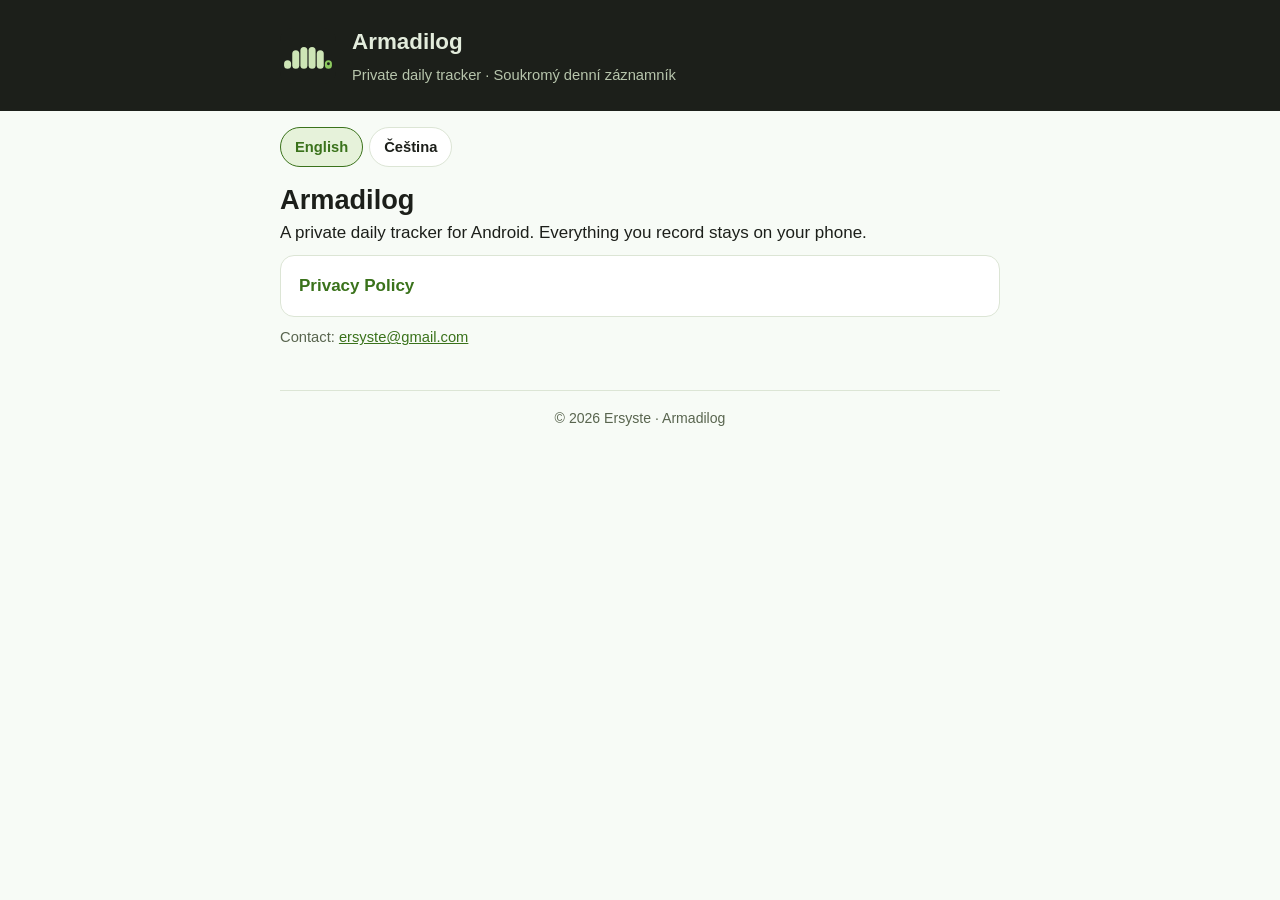
<file: index.html>
<!DOCTYPE html>
<!-- Generated by tool/gen_legal_site.dart from lib/src/features/settings/legal/privacy_policy.dart. Do not edit. -->
<html lang="en">
<head>
  <meta charset="utf-8" />
  <meta name="viewport" content="width=device-width, initial-scale=1" />
  <title>Armadilog</title>
  <link rel="icon" href="favicon.svg" type="image/svg+xml" />
  <link rel="stylesheet" href="styles.css" />
</head>
<body>
  <header class="site">
    <img class="mark" src="favicon.svg" alt="" />
    <div>
      <p class="app">Armadilog</p>
      <p class="tag">Private daily tracker · Soukromý denní záznamník</p>
    </div>
  </header>
  <main class="wrap">
    <nav class="lang">
      <span class="langswitch" data-langswitch hidden>
        <button type="button" data-lang="en" aria-pressed="true">English</button>
        <button type="button" data-lang="cs" aria-pressed="false">Čeština</button>
      </span>
    </nav>
    <section lang="en" data-lang-doc="en">
      <h1>Armadilog</h1>
      <p>A private daily tracker for Android. Everything you record stays on your phone.</p>
      <p><a class="block" href="privacy/">Privacy Policy</a></p>
      <p class="meta">Contact: <a href="mailto:ersyste@gmail.com">ersyste@gmail.com</a></p>
    </section>
    <hr class="lang-sep" data-lang-sep />
    <section lang="cs" data-lang-doc="cs">
      <h1>Armadilog</h1>
      <p>Soukromý denní záznamník pro Android. Všechno, co zaznamenáte, zůstává ve vašem telefonu.</p>
      <p><a class="block" href="privacy/#cs">Zásady ochrany osobních údajů</a></p>
      <p class="meta">Kontakt: <a href="mailto:ersyste@gmail.com">ersyste@gmail.com</a></p>
    </section>
    <footer>© 2026 Ersyste · Armadilog</footer>
  </main>
  <script src="lang.js"></script>
</body>
</html>
</file>
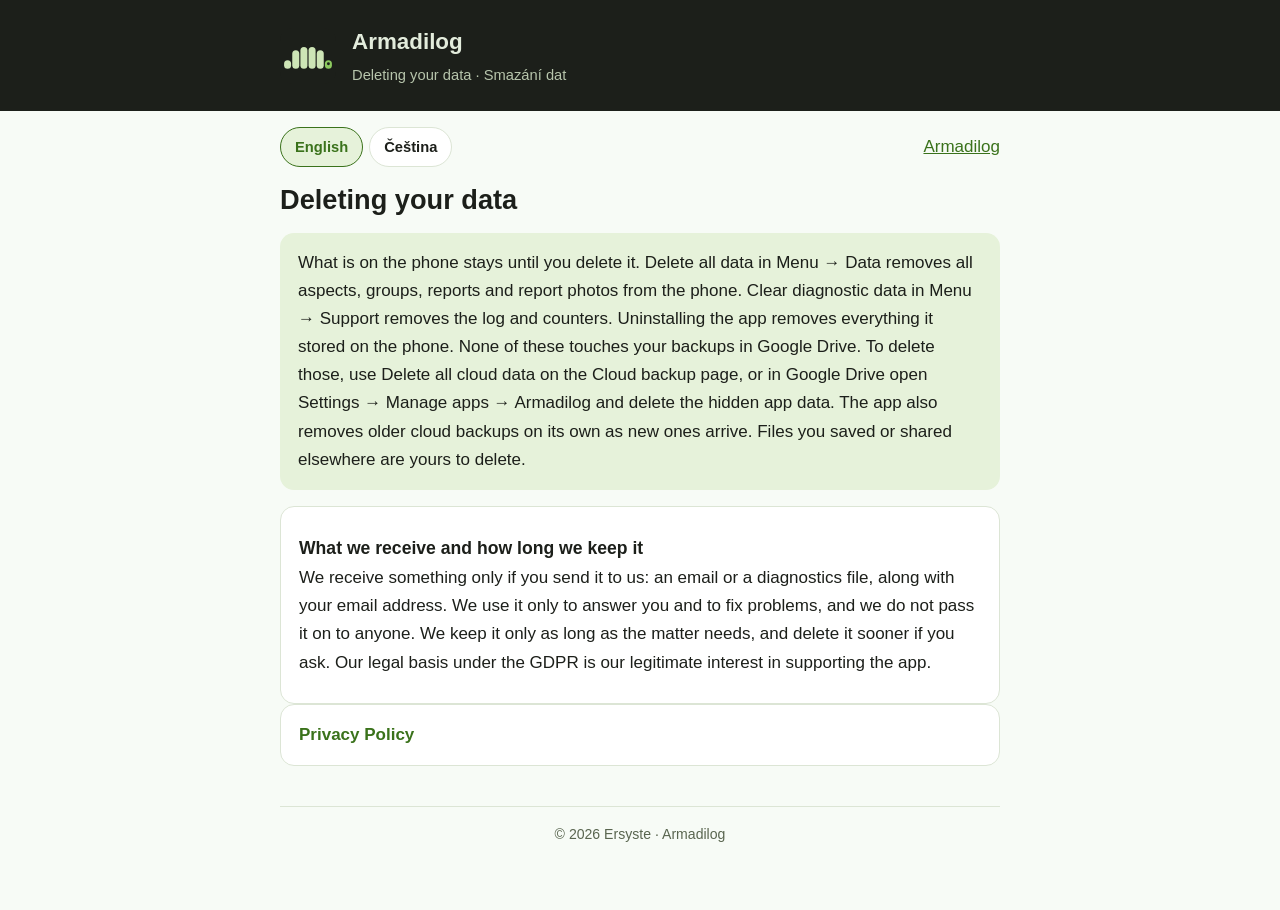
<file: delete-data/index.html>
<!DOCTYPE html>
<!-- Generated by tool/gen_legal_site.dart from lib/src/features/settings/legal/privacy_policy.dart. Do not edit. -->
<html lang="en">
<head>
  <meta charset="utf-8" />
  <meta name="viewport" content="width=device-width, initial-scale=1" />
  <title>Deleting your data · Armadilog</title>
  <link rel="icon" href="../favicon.svg" type="image/svg+xml" />
  <link rel="stylesheet" href="../styles.css" />
</head>
<body>
  <header class="site">
    <img class="mark" src="../favicon.svg" alt="" />
    <div>
      <p class="app">Armadilog</p>
      <p class="tag">Deleting your data · Smazání dat</p>
    </div>
  </header>
  <main class="wrap">
    <nav class="lang">
      <span class="langswitch" data-langswitch hidden>
        <button type="button" data-lang="en" aria-pressed="true">English</button>
        <button type="button" data-lang="cs" aria-pressed="false">Čeština</button>
      </span>
      <a href="../">Armadilog</a>
    </nav>
    <section id="en" lang="en" data-lang-doc="en">
      <h1>Deleting your data</h1>
      <div class="summary">
        <p>What is on the phone stays until you delete it. Delete all data in Menu → Data removes all aspects, groups, reports and report photos from the phone. Clear diagnostic data in Menu → Support removes the log and counters. Uninstalling the app removes everything it stored on the phone. None of these touches your backups in Google Drive. To delete those, use Delete all cloud data on the Cloud backup page, or in Google Drive open Settings → Manage apps → Armadilog and delete the hidden app data. The app also removes older cloud backups on its own as new ones arrive. Files you saved or shared elsewhere are yours to delete.</p>
      </div>
      <div class="card">
        <h2>What we receive and how long we keep it</h2>
        <p>We receive something only if you send it to us: an email or a diagnostics file, along with your email address. We use it only to answer you and to fix problems, and we do not pass it on to anyone. We keep it only as long as the matter needs, and delete it sooner if you ask. Our legal basis under the GDPR is our legitimate interest in supporting the app.</p>
      </div>
      <p><a class="block" href="../privacy/">Privacy Policy</a></p>
    </section>
    <hr class="lang-sep" data-lang-sep />
    <section id="cs" lang="cs" data-lang-doc="cs">
      <h1>Smazání dat</h1>
      <div class="summary">
        <p>Co je v telefonu, zůstává, dokud to nesmažete. Smazat všechna data v Menu → Data odstraní z telefonu všechny aspekty, skupiny, reporty a fotky z reportů. Vymazat diagnostická data v Menu → Podpora odstraní log a počítadla. Odinstalace aplikace odstraní všechno, co v telefonu uložila. Nic z toho se nedotkne vašich záloh v Google Drive. Ty smažete tlačítkem Smazat všechna data v cloudu na stránce Cloud záloha, nebo v Google Drive v Nastavení → Správa aplikací → Armadilog, kde smažete skrytá data aplikace. Starší cloud zálohy aplikace odstraňuje také sama, jak přibývají nové. Soubory, které jste uložili nebo nasdíleli jinam, si mažete sami.</p>
      </div>
      <div class="card">
        <h2>Co dostáváme a jak dlouho to držíme</h2>
        <p>Něco k nám dorazí, jen když to sami pošlete: e-mail nebo diagnostický soubor, spolu s vaší e-mailovou adresou. Používáme to jen k tomu, abychom vám odpověděli a opravili chyby, a nikomu to nepředáváme. Držíme to jen po dobu, kterou věc vyžaduje, a na požádání to smažeme dřív. Právním základem podle GDPR je náš oprávněný zájem na podpoře aplikace.</p>
      </div>
      <p><a class="block" href="../privacy/#cs">Zásady ochrany osobních údajů</a></p>
    </section>
    <footer>© 2026 Ersyste · Armadilog</footer>
  </main>
  <script src="../lang.js"></script>
</body>
</html>
</file>
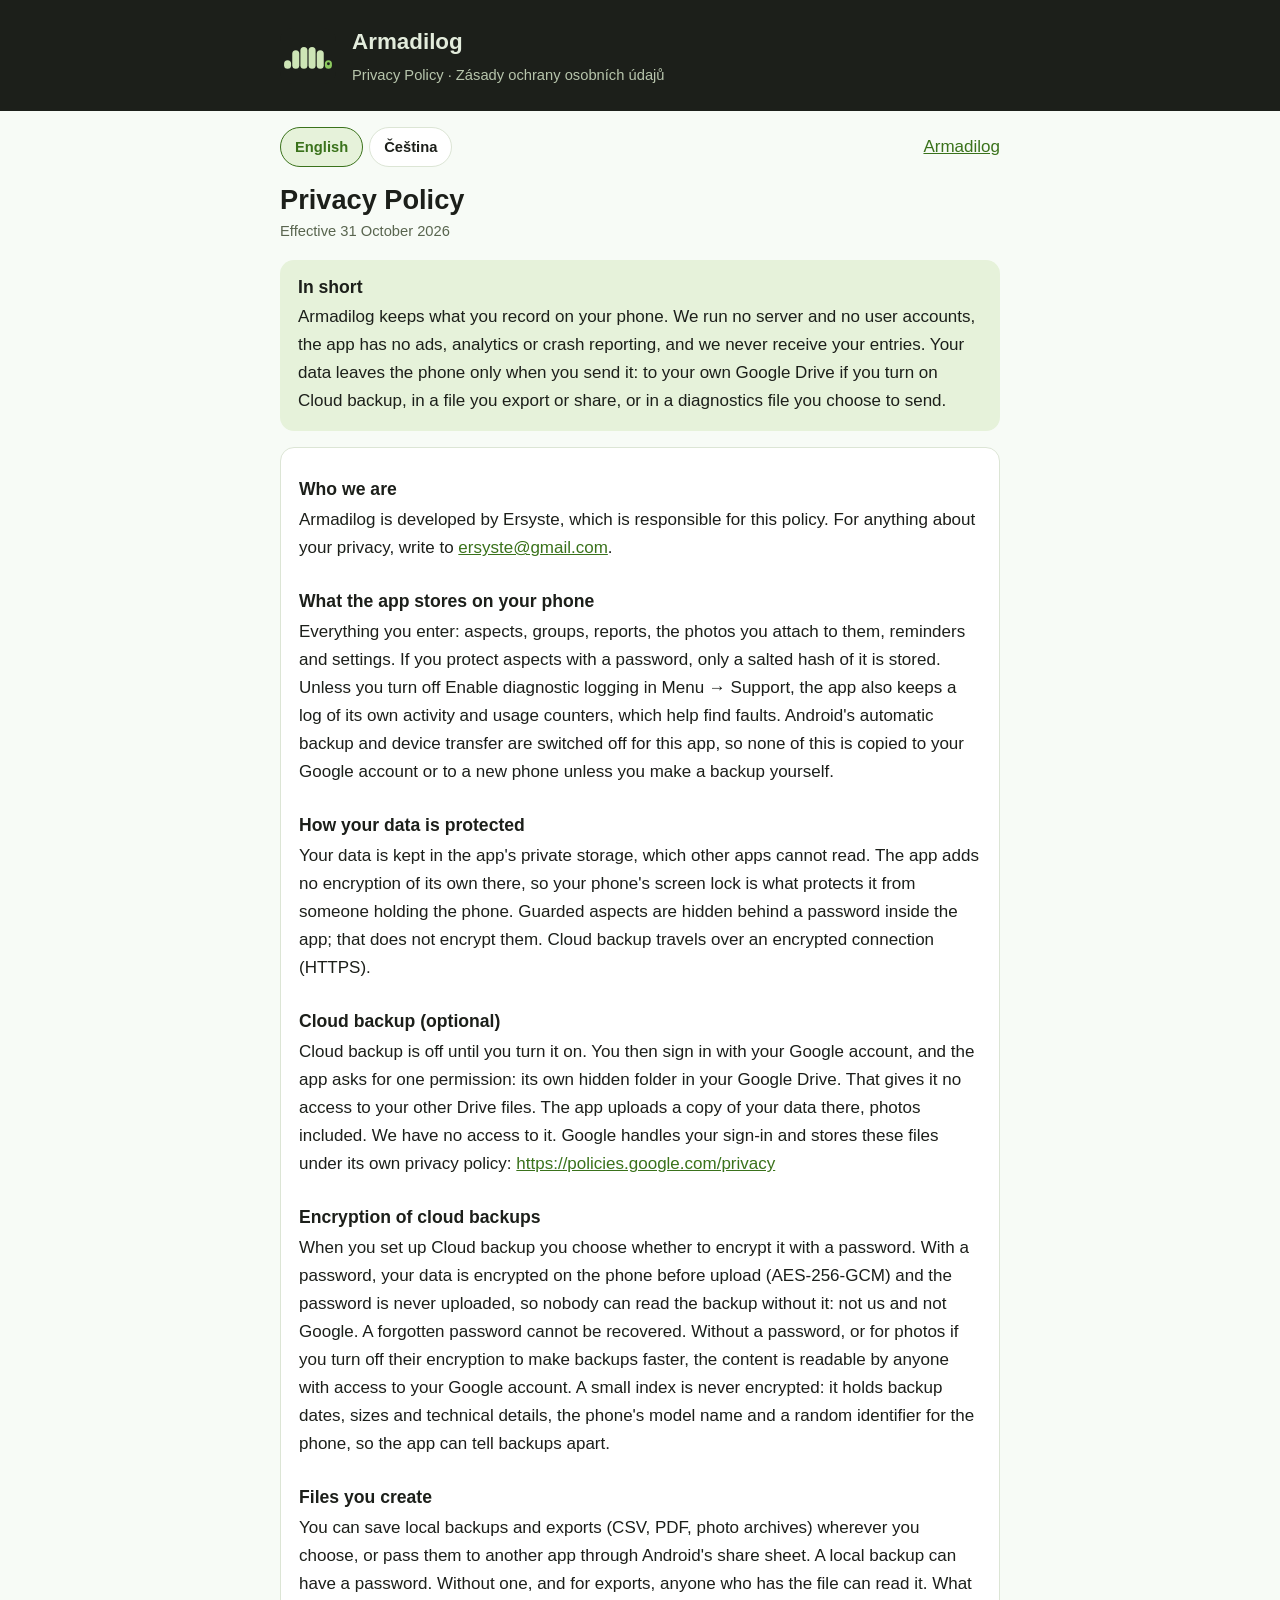
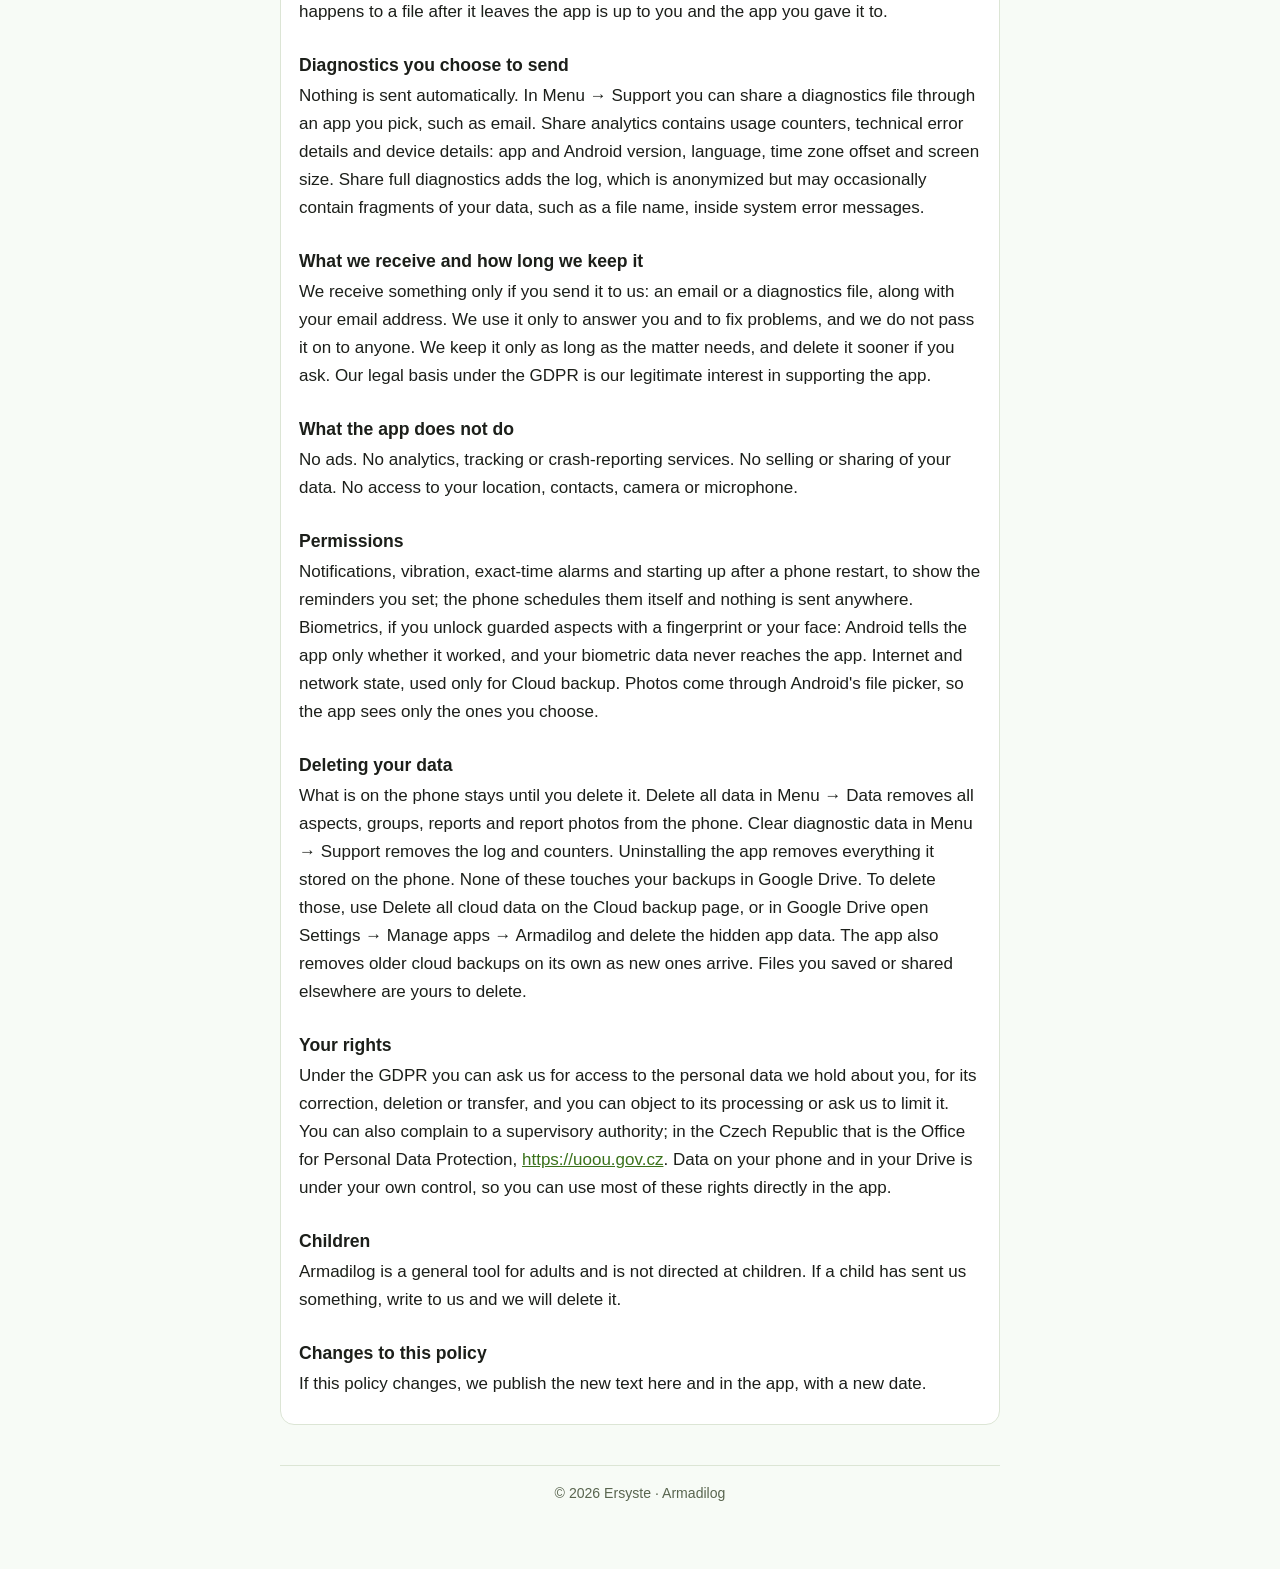
<file: privacy/index.html>
<!DOCTYPE html>
<!-- Generated by tool/gen_legal_site.dart from lib/src/features/settings/legal/privacy_policy.dart. Do not edit. -->
<html lang="en">
<head>
  <meta charset="utf-8" />
  <meta name="viewport" content="width=device-width, initial-scale=1" />
  <title>Privacy Policy · Armadilog</title>
  <link rel="icon" href="../favicon.svg" type="image/svg+xml" />
  <link rel="stylesheet" href="../styles.css" />
</head>
<body>
  <header class="site">
    <img class="mark" src="../favicon.svg" alt="" />
    <div>
      <p class="app">Armadilog</p>
      <p class="tag">Privacy Policy · Zásady ochrany osobních údajů</p>
    </div>
  </header>
  <main class="wrap">
    <nav class="lang">
      <span class="langswitch" data-langswitch hidden>
        <button type="button" data-lang="en" aria-pressed="true">English</button>
        <button type="button" data-lang="cs" aria-pressed="false">Čeština</button>
      </span>
      <a href="../">Armadilog</a>
    </nav>
    <section id="en" lang="en" data-lang-doc="en">
      <h1>Privacy Policy</h1>
      <p class="meta">Effective 31 October 2026</p>
      <div class="summary">
        <h2>In short</h2>
        <p>Armadilog keeps what you record on your phone. We run no server and no user accounts, the app has no ads, analytics or crash reporting, and we never receive your entries. Your data leaves the phone only when you send it: to your own Google Drive if you turn on Cloud backup, in a file you export or share, or in a diagnostics file you choose to send.</p>
      </div>
      <div class="card">
        <h2>Who we are</h2>
        <p>Armadilog is developed by Ersyste, which is responsible for this policy. For anything about your privacy, write to <a href="mailto:ersyste@gmail.com">ersyste@gmail.com</a>.</p>
        <h2>What the app stores on your phone</h2>
        <p>Everything you enter: aspects, groups, reports, the photos you attach to them, reminders and settings. If you protect aspects with a password, only a salted hash of it is stored. Unless you turn off Enable diagnostic logging in Menu → Support, the app also keeps a log of its own activity and usage counters, which help find faults. Android's automatic backup and device transfer are switched off for this app, so none of this is copied to your Google account or to a new phone unless you make a backup yourself.</p>
        <h2>How your data is protected</h2>
        <p>Your data is kept in the app's private storage, which other apps cannot read. The app adds no encryption of its own there, so your phone's screen lock is what protects it from someone holding the phone. Guarded aspects are hidden behind a password inside the app; that does not encrypt them. Cloud backup travels over an encrypted connection (HTTPS).</p>
        <h2>Cloud backup (optional)</h2>
        <p>Cloud backup is off until you turn it on. You then sign in with your Google account, and the app asks for one permission: its own hidden folder in your Google Drive. That gives it no access to your other Drive files. The app uploads a copy of your data there, photos included. We have no access to it. Google handles your sign-in and stores these files under its own privacy policy: <a href="https://policies.google.com/privacy">https://policies.google.com/privacy</a></p>
        <h2>Encryption of cloud backups</h2>
        <p>When you set up Cloud backup you choose whether to encrypt it with a password. With a password, your data is encrypted on the phone before upload (AES-256-GCM) and the password is never uploaded, so nobody can read the backup without it: not us and not Google. A forgotten password cannot be recovered. Without a password, or for photos if you turn off their encryption to make backups faster, the content is readable by anyone with access to your Google account. A small index is never encrypted: it holds backup dates, sizes and technical details, the phone's model name and a random identifier for the phone, so the app can tell backups apart.</p>
        <h2>Files you create</h2>
        <p>You can save local backups and exports (CSV, PDF, photo archives) wherever you choose, or pass them to another app through Android's share sheet. A local backup can have a password. Without one, and for exports, anyone who has the file can read it. What happens to a file after it leaves the app is up to you and the app you gave it to.</p>
        <h2>Diagnostics you choose to send</h2>
        <p>Nothing is sent automatically. In Menu → Support you can share a diagnostics file through an app you pick, such as email. Share analytics contains usage counters, technical error details and device details: app and Android version, language, time zone offset and screen size. Share full diagnostics adds the log, which is anonymized but may occasionally contain fragments of your data, such as a file name, inside system error messages.</p>
        <h2>What we receive and how long we keep it</h2>
        <p>We receive something only if you send it to us: an email or a diagnostics file, along with your email address. We use it only to answer you and to fix problems, and we do not pass it on to anyone. We keep it only as long as the matter needs, and delete it sooner if you ask. Our legal basis under the GDPR is our legitimate interest in supporting the app.</p>
        <h2>What the app does not do</h2>
        <p>No ads. No analytics, tracking or crash-reporting services. No selling or sharing of your data. No access to your location, contacts, camera or microphone.</p>
        <h2>Permissions</h2>
        <p>Notifications, vibration, exact-time alarms and starting up after a phone restart, to show the reminders you set; the phone schedules them itself and nothing is sent anywhere. Biometrics, if you unlock guarded aspects with a fingerprint or your face: Android tells the app only whether it worked, and your biometric data never reaches the app. Internet and network state, used only for Cloud backup. Photos come through Android's file picker, so the app sees only the ones you choose.</p>
        <h2>Deleting your data</h2>
        <p>What is on the phone stays until you delete it. Delete all data in Menu → Data removes all aspects, groups, reports and report photos from the phone. Clear diagnostic data in Menu → Support removes the log and counters. Uninstalling the app removes everything it stored on the phone. None of these touches your backups in Google Drive. To delete those, use Delete all cloud data on the Cloud backup page, or in Google Drive open Settings → Manage apps → Armadilog and delete the hidden app data. The app also removes older cloud backups on its own as new ones arrive. Files you saved or shared elsewhere are yours to delete.</p>
        <h2>Your rights</h2>
        <p>Under the GDPR you can ask us for access to the personal data we hold about you, for its correction, deletion or transfer, and you can object to its processing or ask us to limit it. You can also complain to a supervisory authority; in the Czech Republic that is the Office for Personal Data Protection, <a href="https://uoou.gov.cz">https://uoou.gov.cz</a>. Data on your phone and in your Drive is under your own control, so you can use most of these rights directly in the app.</p>
        <h2>Children</h2>
        <p>Armadilog is a general tool for adults and is not directed at children. If a child has sent us something, write to us and we will delete it.</p>
        <h2>Changes to this policy</h2>
        <p>If this policy changes, we publish the new text here and in the app, with a new date.</p>
      </div>
    </section>
    <hr class="lang-sep" data-lang-sep />
    <section id="cs" lang="cs" data-lang-doc="cs">
      <h1>Zásady ochrany osobních údajů</h1>
      <p class="meta">Platné od 31. 10. 2026</p>
      <div class="summary">
        <h2>Stručně</h2>
        <p>Armadilog ukládá to, co zaznamenáte, do vašeho telefonu. Neprovozujeme žádný server ani uživatelské účty, aplikace nemá reklamy, analytiku ani hlášení pádů a vaše záznamy k nám nikdy nedorazí. Vaše data opouštějí telefon, jen když je sami pošlete: do svého vlastního Google Drive, když zapnete cloud zálohu, v souboru, který vyexportujete nebo nasdílíte, nebo v diagnostickém souboru, který se rozhodnete poslat.</p>
      </div>
      <div class="card">
        <h2>Kdo jsme</h2>
        <p>Armadilog vyvíjí Ersyste, který za tyto zásady odpovídá. Se vším, co se týká vašeho soukromí, se obraťte na <a href="mailto:ersyste@gmail.com">ersyste@gmail.com</a>.</p>
        <h2>Co aplikace ukládá v telefonu</h2>
        <p>Všechno, co zadáte: aspekty, skupiny, reporty, fotky, které k nim přiložíte, připomenutí a nastavení. Když aspekty chráníte heslem, ukládá se z něj jen solený otisk (hash). Pokud v Menu → Podpora nevypnete volbu Zapnout diagnostické logování, vede aplikace také log své činnosti a počítadla používání, která pomáhají hledat chyby. Automatické zálohování Androidu a přenos do nového zařízení jsou pro tuto aplikaci vypnuté, takže se nic z toho nekopíruje na váš účet Google ani do nového telefonu, pokud si sami neuděláte zálohu.</p>
        <h2>Jak jsou data chráněna</h2>
        <p>Vaše data leží v soukromém úložišti aplikace, které ostatní aplikace nemohou číst. Aplikace je tam sama nijak nešifruje, takže před někým, kdo telefon drží v ruce, je chrání zámek obrazovky. Chráněné aspekty jsou v aplikaci skryté za heslem; tím se ale nešifrují. Cloud záloha se přenáší šifrovaným spojením (HTTPS).</p>
        <h2>Cloud záloha (volitelná)</h2>
        <p>Cloud záloha je vypnutá, dokud ji nezapnete. Pak se přihlásíte svým účtem Google a aplikace požádá o jediné oprávnění: o vlastní skrytou složku ve vašem Google Drive. K ostatním souborům na Drive tím přístup nezíská. Aplikace tam nahrává kopii vašich dat včetně fotek. My k ní přístup nemáme. Přihlášení a uložení těchto souborů zajišťuje Google podle svých vlastních zásad: <a href="https://policies.google.com/privacy">https://policies.google.com/privacy</a></p>
        <h2>Šifrování cloud zálohy</h2>
        <p>Při nastavení cloud zálohy si vyberete, jestli ji zašifrovat heslem. S heslem se data zašifrují v telefonu ještě před nahráním (AES-256-GCM) a heslo se nikam nenahrává, takže bez něj zálohu nikdo nepřečte: ani my, ani Google. Zapomenuté heslo nelze obnovit. Bez hesla, nebo u fotek, když jejich šifrování vypnete, aby zálohování bylo rychlejší, si obsah přečte kdokoli s přístupem k vašemu účtu Google. Malý seznam záloh šifrovaný není nikdy: obsahuje data a velikosti záloh, technické údaje, model telefonu a náhodný identifikátor telefonu, aby aplikace zálohy rozlišila.</p>
        <h2>Soubory, které si vytvoříte</h2>
        <p>Místní zálohy a exporty (CSV, PDF, archivy fotek) si můžete uložit, kam chcete, nebo je předat jiné aplikaci přes sdílení v Androidu. Místní záloha může mít heslo. Bez něj a u exportů si soubor přečte každý, kdo ho má. Co se se souborem stane, když opustí aplikaci, záleží na vás a na aplikaci, které jste ho předali.</p>
        <h2>Diagnostika, kterou se rozhodnete poslat</h2>
        <p>Nic se neposílá automaticky. V Menu → Podpora můžete nasdílet diagnostický soubor přes aplikaci, kterou si vyberete, třeba e-mail. Sdílet analytiku obsahuje počítadla používání, technické údaje o chybách a údaje o zařízení: verzi aplikace a Androidu, jazyk, posun časového pásma a velikost obrazovky. Sdílet úplnou diagnostiku přidává log, který je anonymizovaný, ale občas může obsahovat útržky vašich dat, třeba název souboru, vložené do systémových chybových hlášek.</p>
        <h2>Co dostáváme a jak dlouho to držíme</h2>
        <p>Něco k nám dorazí, jen když to sami pošlete: e-mail nebo diagnostický soubor, spolu s vaší e-mailovou adresou. Používáme to jen k tomu, abychom vám odpověděli a opravili chyby, a nikomu to nepředáváme. Držíme to jen po dobu, kterou věc vyžaduje, a na požádání to smažeme dřív. Právním základem podle GDPR je náš oprávněný zájem na podpoře aplikace.</p>
        <h2>Co aplikace nedělá</h2>
        <p>Žádné reklamy. Žádné služby pro analytiku, sledování ani hlášení pádů. Žádný prodej ani sdílení vašich dat. Žádný přístup k poloze, kontaktům, fotoaparátu ani mikrofonu.</p>
        <h2>Oprávnění</h2>
        <p>Oznámení, vibrace, přesné budíky a spuštění po restartu telefonu, aby se zobrazila připomenutí, která si nastavíte; plánuje je sám telefon a nikam se nic neposílá. Biometrie, pokud chráněné aspekty odemykáte otiskem prstu nebo obličejem: Android aplikaci řekne jen, jestli se to povedlo, a vaše biometrické údaje se k aplikaci nikdy nedostanou. Internet a stav sítě, používané jen pro cloud zálohu. Fotky se vybírají přes výběr souborů v Androidu, takže aplikace vidí jen ty, které zvolíte.</p>
        <h2>Smazání dat</h2>
        <p>Co je v telefonu, zůstává, dokud to nesmažete. Smazat všechna data v Menu → Data odstraní z telefonu všechny aspekty, skupiny, reporty a fotky z reportů. Vymazat diagnostická data v Menu → Podpora odstraní log a počítadla. Odinstalace aplikace odstraní všechno, co v telefonu uložila. Nic z toho se nedotkne vašich záloh v Google Drive. Ty smažete tlačítkem Smazat všechna data v cloudu na stránce Cloud záloha, nebo v Google Drive v Nastavení → Správa aplikací → Armadilog, kde smažete skrytá data aplikace. Starší cloud zálohy aplikace odstraňuje také sama, jak přibývají nové. Soubory, které jste uložili nebo nasdíleli jinam, si mažete sami.</p>
        <h2>Vaše práva</h2>
        <p>Podle GDPR můžete žádat o přístup k osobním údajům, které o vás máme, o jejich opravu, výmaz nebo přenos, a můžete vznést námitku proti jejich zpracování nebo žádat o jeho omezení. Můžete také podat stížnost u dozorového úřadu; v České republice je to Úřad pro ochranu osobních údajů, <a href="https://uoou.gov.cz">https://uoou.gov.cz</a>. Data v telefonu a na vašem Drive máte pod vlastní kontrolou, takže většinu těchto práv uplatníte přímo v aplikaci.</p>
        <h2>Děti</h2>
        <p>Armadilog je obecný nástroj pro dospělé a není určen dětem. Pokud nám něco poslalo dítě, napište nám a smažeme to.</p>
        <h2>Změny těchto zásad</h2>
        <p>Když se tyto zásady změní, zveřejníme nové znění zde i v aplikaci, s novým datem.</p>
      </div>
    </section>
    <footer>© 2026 Ersyste · Armadilog</footer>
  </main>
  <script src="../lang.js"></script>
</body>
</html>
</file>
<file: styles.css>
/* The public privacy pages. System fonts on purpose: a privacy page should
   make no request to anyone else. */
:root {
  color-scheme: light dark;
  --bg: #f7fbf6;
  --surface: #ffffff;
  --ink: #1c1f1a;
  --muted: #59654f;
  --line: #dce5d5;
  --accent: #3a721b;
  --accent-soft: #e6f2da;
  --tile: #1c1f1a;
  --tile-ink: #e3ecdc;
  --tile-muted: #b7c5ac;
}

@media (prefers-color-scheme: dark) {
  :root {
    --bg: #151714;
    --surface: #1c1f1a;
    --ink: #e3ecdc;
    --muted: #9aa791;
    --line: #2a3127;
    --accent: #a7d880;
    --accent-soft: #263220;
    --tile: #0e100d;
  }
}

* { box-sizing: border-box; }

[hidden] { display: none !important; }

html { -webkit-text-size-adjust: 100%; }

body {
  margin: 0;
  background: var(--bg);
  color: var(--ink);
  font-family: -apple-system, BlinkMacSystemFont, "Segoe UI", Roboto, Helvetica,
    Arial, sans-serif;
  font-size: 17px;
  line-height: 1.65;
}

header.site {
  display: flex;
  align-items: center;
  gap: 16px;
  padding: 24px max(16px, calc((100% - 720px) / 2));
  background: var(--tile);
  color: var(--tile-ink);
}

header.site .mark { width: 56px; height: 56px; flex: none; }
header.site .app { margin: 0; font-size: 1.4rem; font-weight: 700; }
header.site .tag { margin: 2px 0 0; color: var(--tile-muted); font-size: 0.92rem; }

.wrap { max-width: 752px; margin: 0 auto; padding: 16px 16px 64px; }

nav.lang {
  display: flex;
  flex-wrap: wrap;
  align-items: center;
  justify-content: space-between;
  gap: 8px;
  min-height: 40px;
  margin-bottom: 8px;
}

.langswitch { display: inline-flex; gap: 6px; }

.langswitch button {
  min-height: 40px;
  padding: 0 14px;
  border: 1px solid var(--line);
  border-radius: 999px;
  background: var(--surface);
  color: var(--ink);
  font: inherit;
  font-size: 0.92rem;
  font-weight: 600;
  cursor: pointer;
}

.langswitch button[aria-pressed="true"] {
  border-color: var(--accent);
  background: var(--accent-soft);
  color: var(--accent);
}

h1 { margin: 16px 0 2px; font-size: 1.7rem; line-height: 1.25; }
h2 { margin: 28px 0 4px; font-size: 1.1rem; line-height: 1.35; }
p { margin: 0 0 8px; overflow-wrap: anywhere; }
a { color: var(--accent); }
.meta { color: var(--muted); font-size: 0.92rem; }

.summary {
  margin: 16px 0;
  padding: 16px 18px;
  border-radius: 14px;
  background: var(--accent-soft);
}

.summary h2 { margin-top: 0; }
.summary p { margin: 0; }

.card {
  padding: 2px 18px 18px;
  border: 1px solid var(--line);
  border-radius: 14px;
  background: var(--surface);
}

a.block {
  display: block;
  padding: 16px 18px;
  border: 1px solid var(--line);
  border-radius: 14px;
  background: var(--surface);
  font-weight: 600;
  text-decoration: none;
}

hr.lang-sep { margin: 48px 0 0; border: 0; border-top: 1px dashed var(--line); }

footer {
  margin-top: 40px;
  padding-top: 16px;
  border-top: 1px solid var(--line);
  color: var(--muted);
  font-size: 0.88rem;
  text-align: center;
}
</file>
